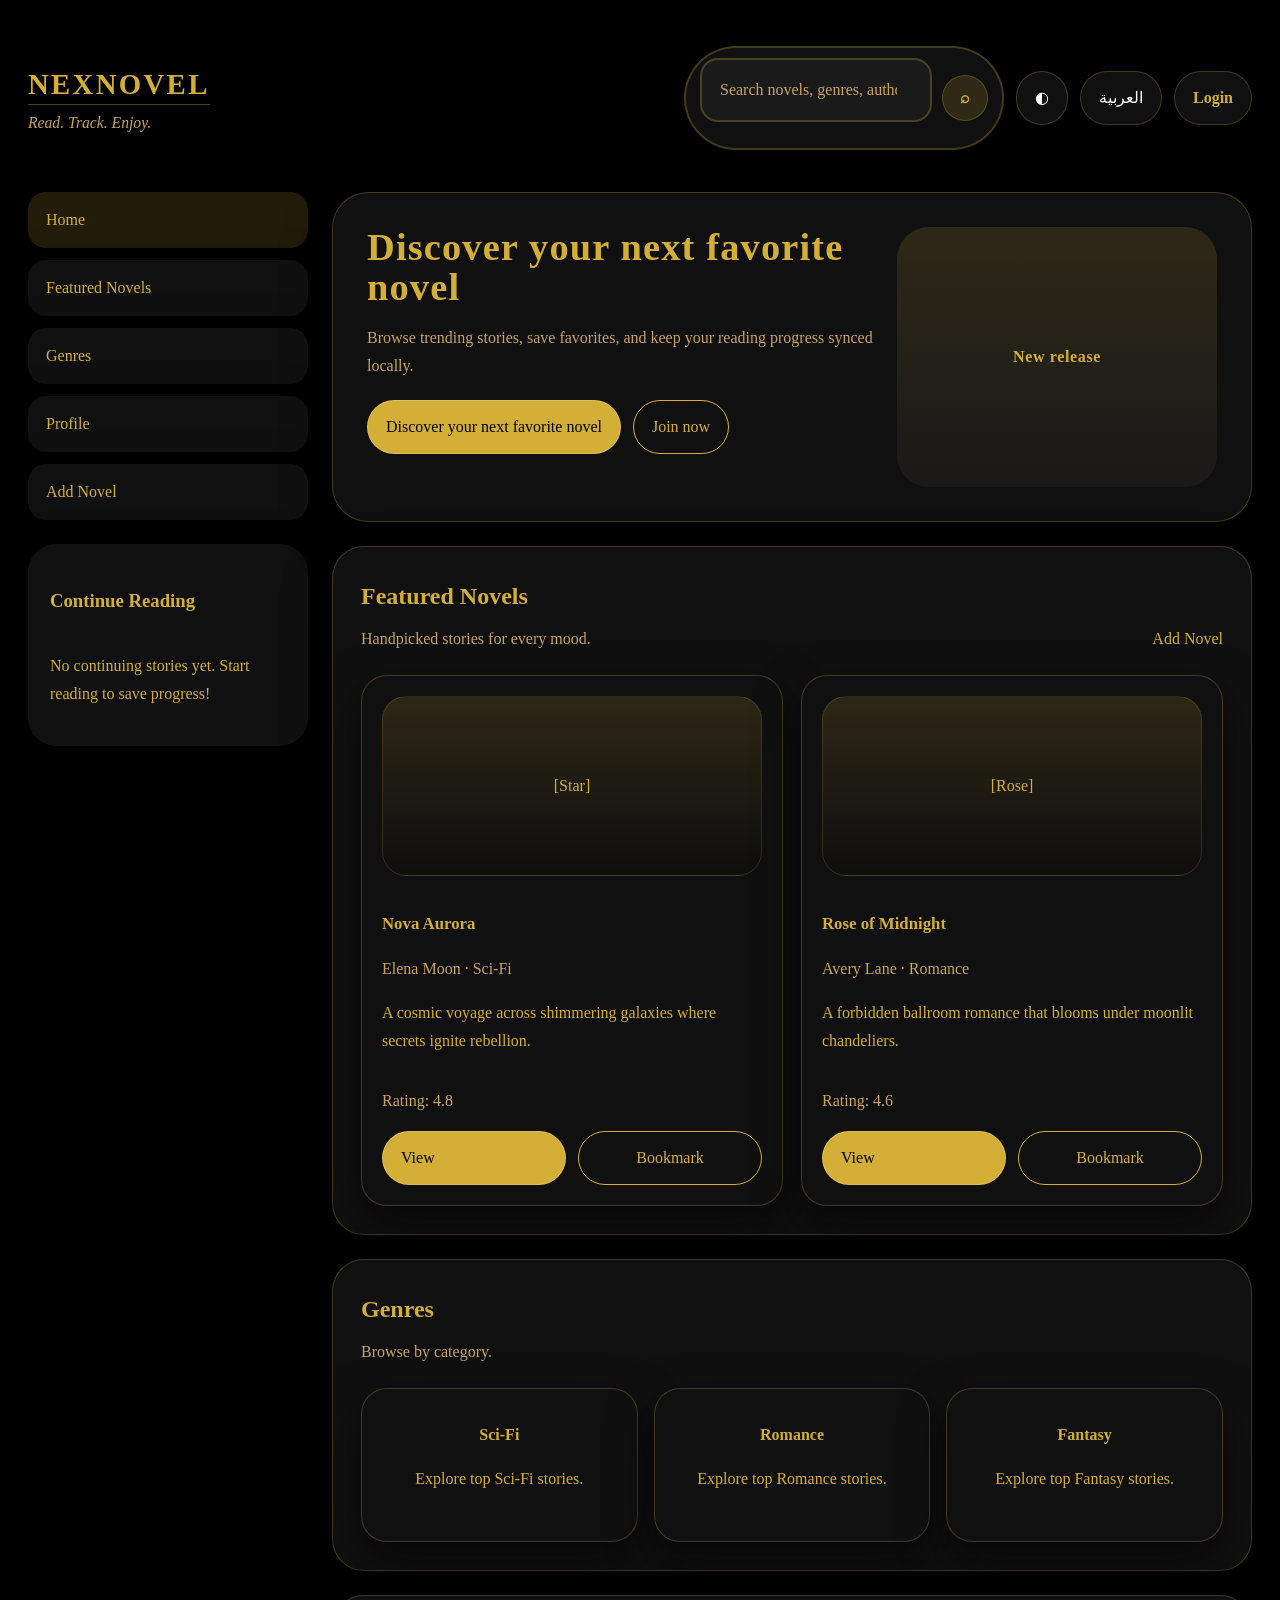
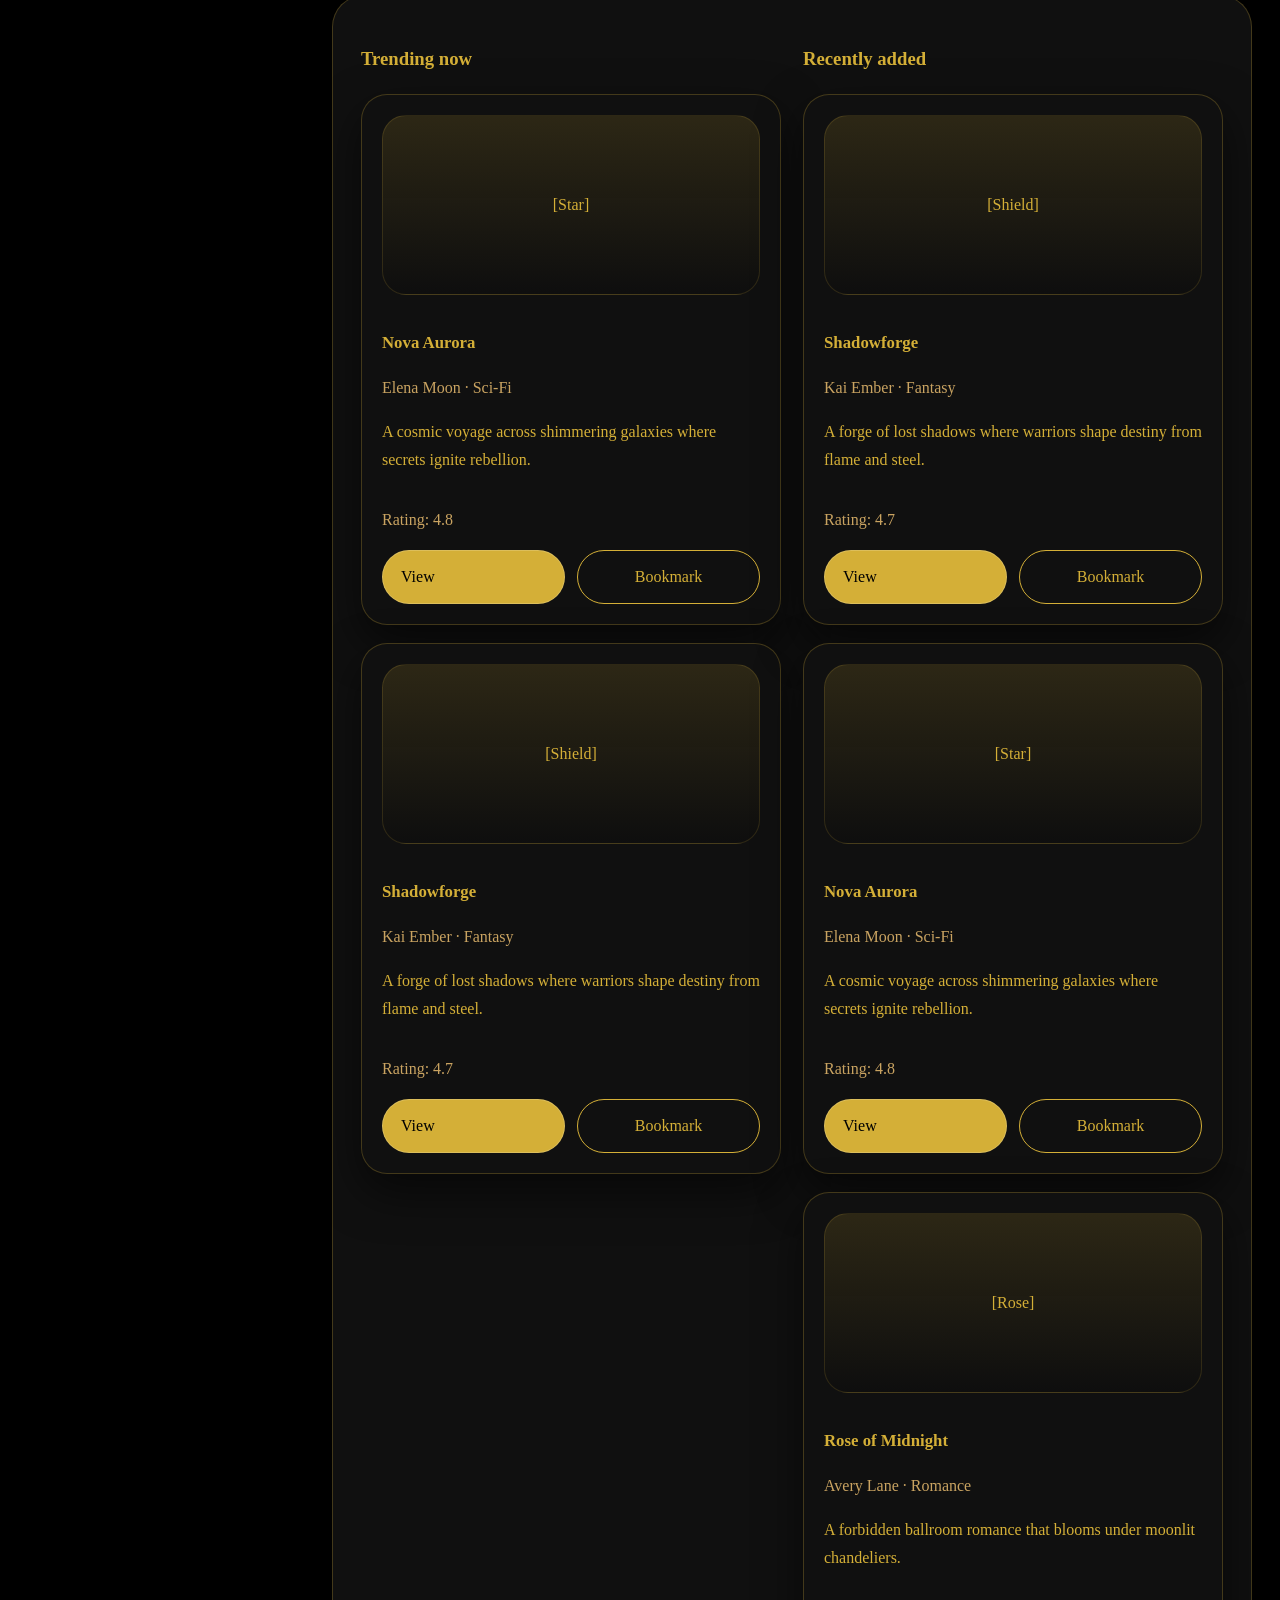
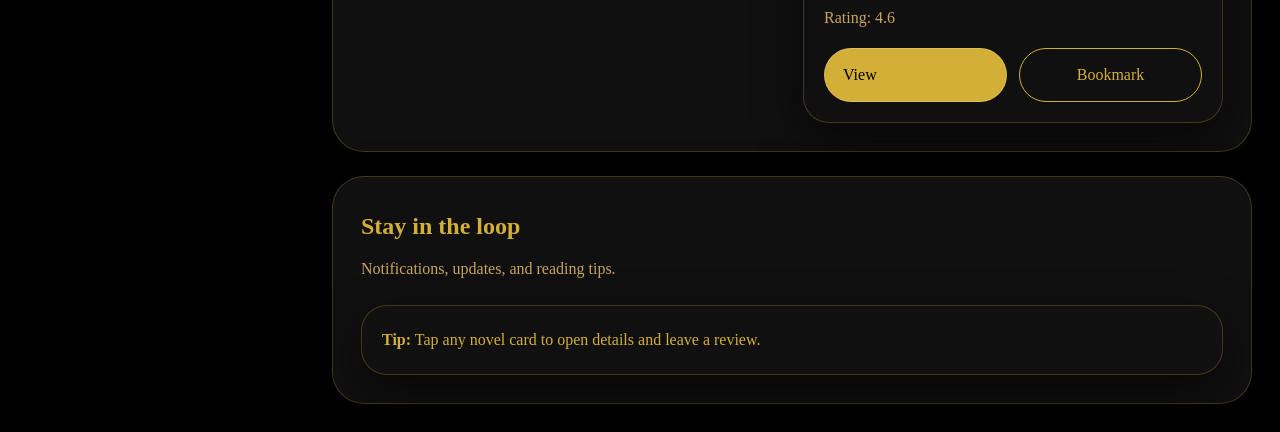
<file: index.html>
<!DOCTYPE html>
<html lang="en">
<head>
  <meta charset="UTF-8" />
  <meta name="viewport" content="width=device-width, initial-scale=1.0" />
  <title>NexNovel | Reading Hub</title>
  <link rel="icon" href="photo/logo.jpg" />
  <link rel="stylesheet" href="style.css"/>
</head>
<body id="home-page">
  <div class="app-shell">
    <header class="topbar">
      <div class="brand">
          <a href="index.html" data-i18n="brand">NexNovel</a>
          <span class="tagline" data-i18n="tagline">Read. Track. Enjoy.</span>
      </div>

      <div class="header-actions">
        <div class="search-group">
          <input id="searchInput" type="search" data-i18n="searchPlaceholder" aria-label="Search novels" />
          <button id="searchButton" class="icon-btn" aria-label="Search">
            ⌕
          </button>
        </div>
        <button id="themeToggle" class="icon-btn" aria-label="Toggle dark mode"></button>
        <button id="langToggle" class="icon-btn" aria-label="Toggle language"></button>
        <a id="authButton" class="nav-btn" href="pages/login.html">Login</a>
      </div>
    </header>

    <aside class="sidebar">
      <nav>
        <a class="nav-link active" href="index.html" data-i18n="home">Home</a>
        <a class="nav-link" href="#featured" data-i18n="featured">Featured</a>
        <a class="nav-link" href="#categories" data-i18n="genres">Genres</a>
        <a class="nav-link" href="pages/profile.html" data-i18n="profile">Profile</a>
        <a class="nav-link" href="pages/add-novel.html" data-i18n="addNovel">Add Novel</a>
      </nav>

      <section class="sidebar-card">
        <h3 data-i18n="continue">Continue Reading</h3>
        <div id="continueList" class="continue-list"></div>
      </section>
    </aside>

    <main class="content">
      <section class="hero-card">
        <div>
          <h1 data-i18n="discover">Discover your next favorite novel</h1>
          <p data-i18n="heroDescription">Browse trending stories, save favorites, and keep your reading progress synced locally.</p>
          <div class="hero-actions">
            <a class="button primary" href="#featured" data-i18n="discover">Discover</a>
            <a class="button outline" href="pages/signup.html" data-i18n="joinNow">Join now</a>
          </div>
        </div>
        <div class="hero-visual">
          <div class="novel-preview" data-i18n="newRelease">New release</div>
        </div>
      </section>

      <section id="featured" class="section-block">
        <div class="section-header">
          <div>
            <h2 data-i18n="featured">Featured Novels</h2>
            <p data-i18n="handpicked">Handpicked stories for every mood.</p>
          </div>
          <a class="text-link" href="pages/add-novel.html" data-i18n="addNovel">Add Novel</a>
        </div>
        <div id="featuredGrid" class="card-grid"></div>
      </section>

      <section id="categories" class="section-block">
        <div class="section-header">
          <div>
            <h2 data-i18n="genres">Genres</h2>
            <p data-i18n="browseCategory">Browse by category.</p>
          </div>
        </div>
        <div class="genre-grid" id="genreGrid"></div>
      </section>

      <section class="section-block split-grid">
        <div>
          <h3 data-i18n="trendingNow">Trending now</h3>
          <div id="trendingGrid" class="card-grid"></div>
        </div>
        <div>
          <h3 data-i18n="recentlyAdded">Recently added</h3>
          <div id="recentGrid" class="card-grid"></div>
        </div>
      </section>

      <section class="section-block">
        <div class="section-header">
          <div>
            <h2 data-i18n="stayInLoop">Stay in the loop</h2>
            <p data-i18n="updatesTips">Notifications, updates, and reading tips.</p>
          </div>
        </div>
        <div class="toast-sample">
          <strong data-i18n="tip">Tip:</strong> <span data-i18n="tapReview">Tap any novel card to open details and leave a review.</span>
        </div>
      </section>
    </main>
  </div>

  <div id="toastContainer" class="toast-container"></div>

  <script src="script.js"></script>
</body>
</html>
</file>
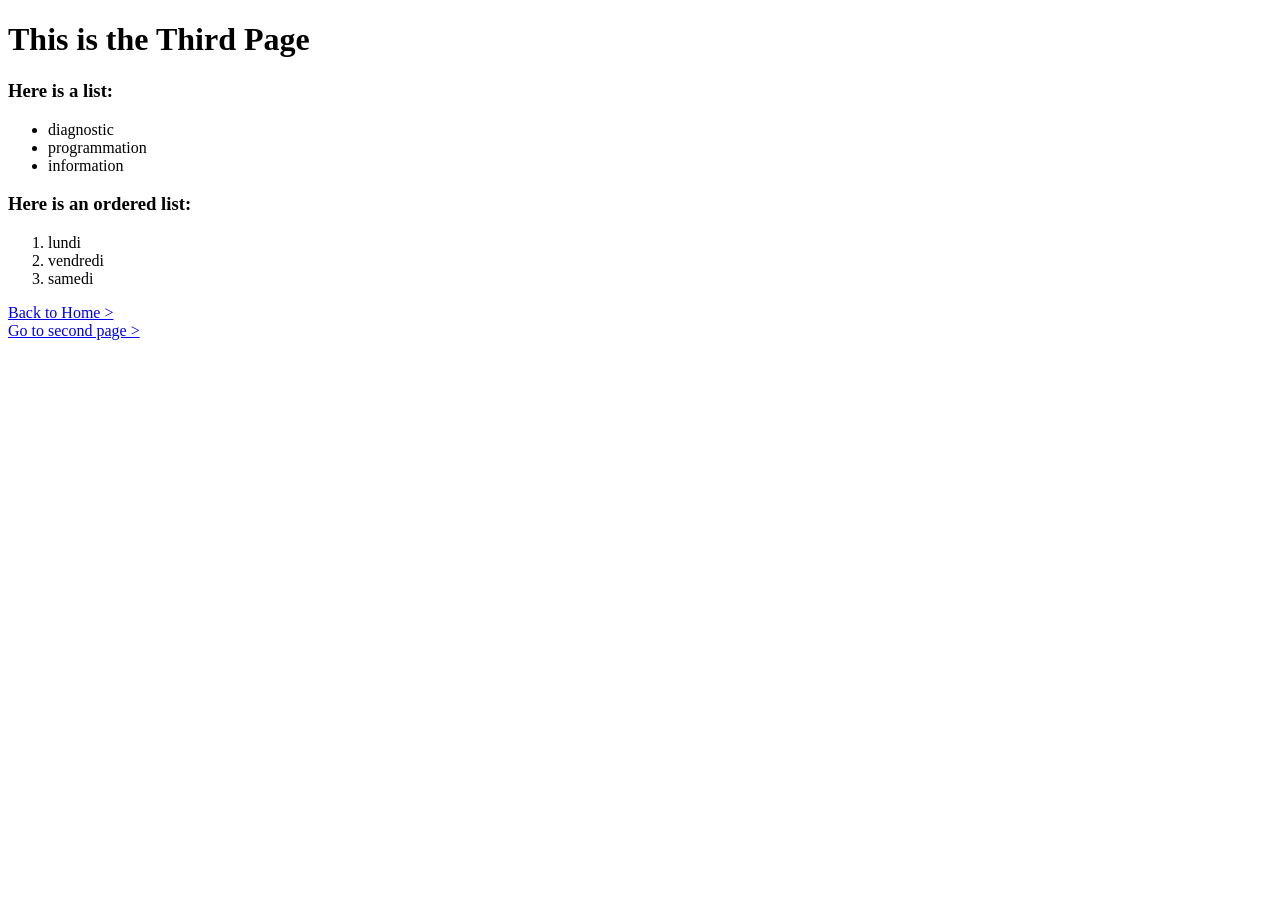
<file: page3.html>
<!DOCTYPE html>
<html lang="en">
<head>
    <meta charset="UTF-8">
    <meta name="viewport" content="width=device-width, initial-scale=1.0">
    <title>Page3</title>
</head>
<body>
    <h1>This is the Third Page</h1>
    <h3>Here is a list:</h3>
    <ul>
        <li>diagnostic</li>
        <li>programmation</li>
        <li>information</li>
    </ul>
    <h3>Here is an ordered list:</h3>
    <ol>
        <li>lundi</li>
        <li>vendredi</li>
        <li>samedi</li>
    </ol>
    <a href="index.html">Back to Home ></a><br>
    <a href="page2.html">Go to second page ></a>
</body>
</html>
</file>
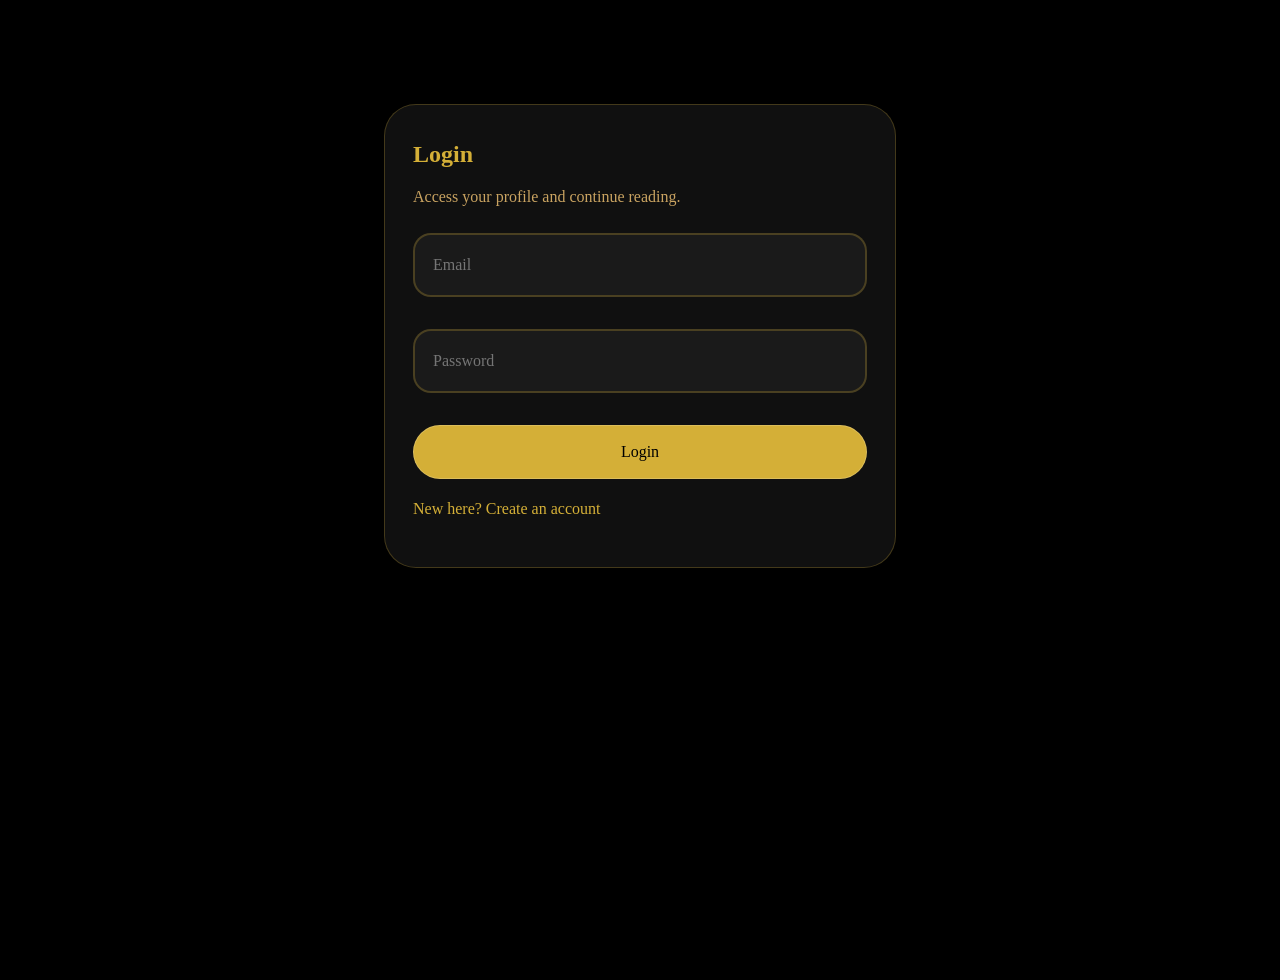
<file: pages/add-novel.html>
<!DOCTYPE html>
<html lang="en">
<head>
  <meta charset="UTF-8" />
  <meta name="viewport" content="width=device-width, initial-scale=1.0" />
  <title>Add Novel | NovelNest</title>
  <link rel="stylesheet" href="../style.css" />
</head>
<body id="add-novel-page">
  <div class="app-shell">
    <header class="topbar">
      <div class="brand"><a href="../index.html" data-i18n="brand">NexNovel</a></div>
      <div class="header-actions">
        <button id="themeToggle" class="icon-btn" aria-label="Toggle dark mode"></button>
        <button id="langToggle" class="icon-btn" aria-label="Toggle language"></button>
        <a id="authButton" class="nav-btn" href="login.html">Login</a>
      </div>
    </header>

    <aside class="sidebar">
      <nav>
        <a class="nav-link" href="../index.html" data-i18n="home">Home</a>
        <a class="nav-link" href="profile.html" data-i18n="profile">Profile</a>
        <a class="nav-link active" href="#addForm" data-i18n="addNovel">Add Novel</a>
      </nav>
      <section class="sidebar-card">
        <h3 data-i18n="myNovels">Your Novels</h3>
        <p data-i18n="createEditManage">Create, edit and manage your own novels here.</p>
      </section>
    </aside>

    <main class="content">
      <section class="section-block" id="addForm">
        <div class="section-header"><div><h2 data-i18n="addNovel">Add New Novel</h2><p data-i18n="createStory">Create a new story for the community.</p></div></div>
        <form id="novelForm" class="auth-form" style="max-width: 600px;">
          <input type="hidden" name="novelId" />
          <div class="input-grid">
            <input name="title" type="text" data-i18n="novelTitle" placeholder="Novel Title" required />
            <input name="author" type="text" data-i18n="authorName" placeholder="Author Name" required />
            <input name="genre" type="text" data-i18n="genreLabel" placeholder="Genre" required />
            <input name="published" type="text" data-i18n="publishedYear" placeholder="Published Year" required />
          </div>
          <textarea name="description" rows="4" data-i18n="novelDescription" placeholder="Novel Description" required></textarea>
          <textarea name="content" rows="8" data-i18n="chapterContent" placeholder="Chapter 1 Content" required></textarea>
          <button class="button primary" type="submit" data-i18n="saveNovelButton">Save Novel</button>
        </form>
      </section>

      <section class="section-block">
        <div class="section-header"><div><h2 data-i18n="myNovels">Your Novels</h2><p data-i18n="editDeleteEntries">Edit or delete your own novels.</p></div></div>
        <div id="userNovelsList" class="card-grid"></div>
      </section>
    </main>
  </div>

  <div id="toastContainer" class="toast-container"></div>
  <script src="../script.js"></script>
</body>
</html>
</file>
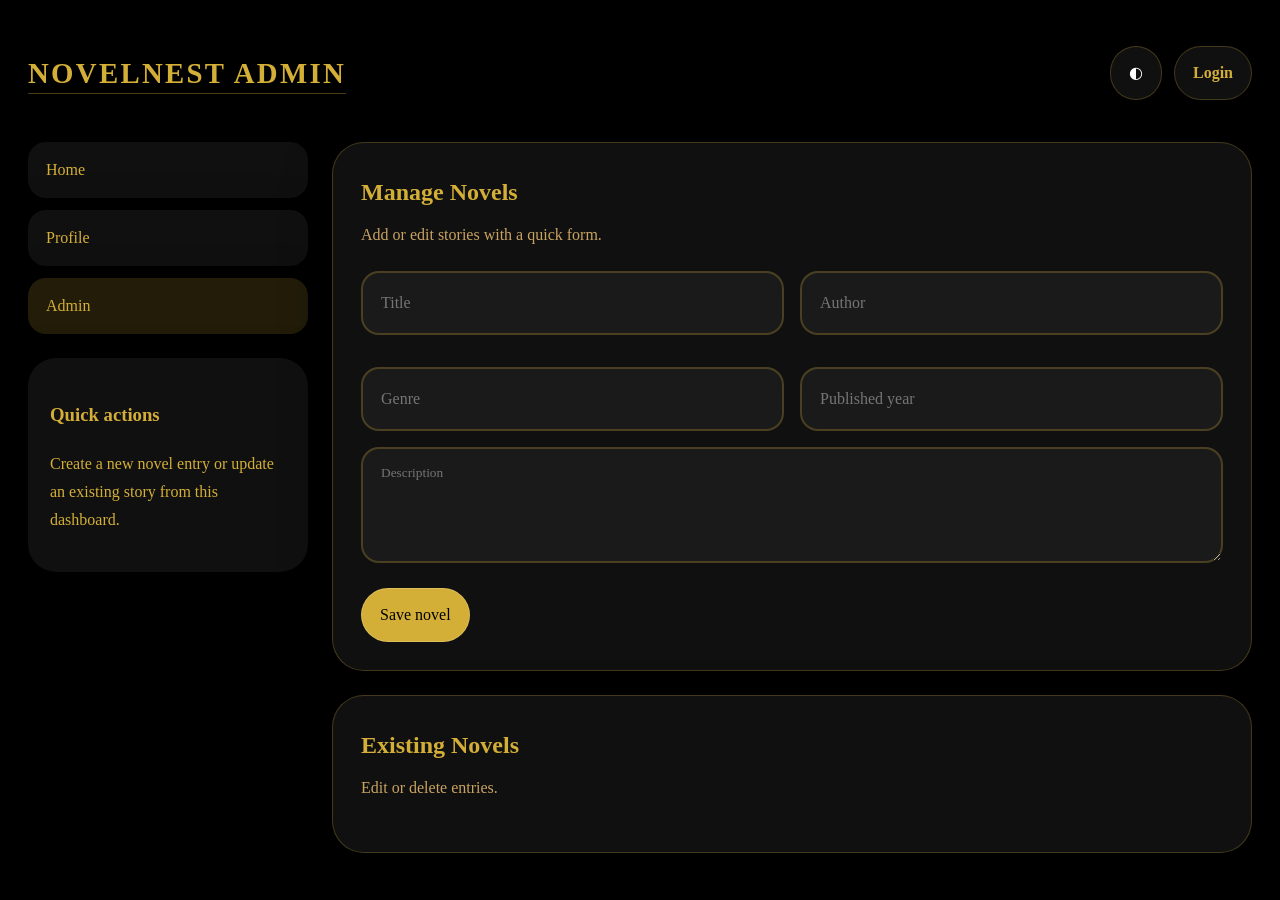
<file: pages/admin.html>
<!DOCTYPE html>
<html lang="en">
<head>
  <meta charset="UTF-8" />
  <meta name="viewport" content="width=device-width, initial-scale=1.0" />
  <title>Admin Dashboard | NovelNest</title>
  <link rel="stylesheet" href="../style.css" />
</head>
<body id="admin-page">
  <div class="app-shell">
    <header class="topbar">
      <div class="brand"><a href="../index.html" data-i18n="adminDashboard">NovelNest Admin</a></div>
      <div class="header-actions">
        <button id="themeToggle" class="icon-btn" aria-label="Toggle dark mode"></button>
        <a id="authButton" class="nav-btn" href="login.html">Login</a>
      </div>
    </header>

    <aside class="sidebar">
      <nav>
        <a class="nav-link" href="../index.html" data-i18n="home">Home</a>
        <a class="nav-link" href="../pages/profile.html" data-i18n="profile">Profile</a>
        <a class="nav-link active" href="#adminForm" data-i18n="adminTitle">Admin</a>
      </nav>
      <section class="sidebar-card">
        <h3 data-i18n="quickActions">Quick actions</h3>
        <p data-i18n="addOrEditStories">Create a new novel entry or update an existing story from this dashboard.</p>
      </section>
    </aside>

    <main class="content">
      <section class="section-block" id="adminForm">
        <div class="section-header"><div><h2 data-i18n="manageNovels">Manage Novels</h2><p data-i18n="addOrEditStories">Add or edit stories with a quick form.</p></div></div>
        <form id="adminFormElement">
          <input type="hidden" name="novelId" />
          <div class="input-grid">
            <input name="title" type="text" data-i18n="novelTitle" placeholder="Title" required />
            <input name="author" type="text" data-i18n="authorName" placeholder="Author" required />
            <input name="genre" type="text" data-i18n="genreLabel" placeholder="Genre" required />
            <input name="published" type="text" data-i18n="publishedYear" placeholder="Published year" required />
          </div>
          <textarea name="description" rows="5" data-i18n="novelDescription" placeholder="Description" required></textarea>
          <button class="button primary" type="submit" data-i18n="saveNovelButton">Save novel</button>
        </form>
      </section>
      <section class="section-block">
        <div class="section-header"><div><h2 data-i18n="existingNovels">Existing Novels</h2><p data-i18n="editDeleteEntries">Edit or delete entries.</p></div></div>
        <div id="adminList" class="card-grid"></div>
      </section>
    </main>
  </div>

  <div id="toastContainer" class="toast-container"></div>
  <script src="../script.js"></script>
</body>
</html>
</file>
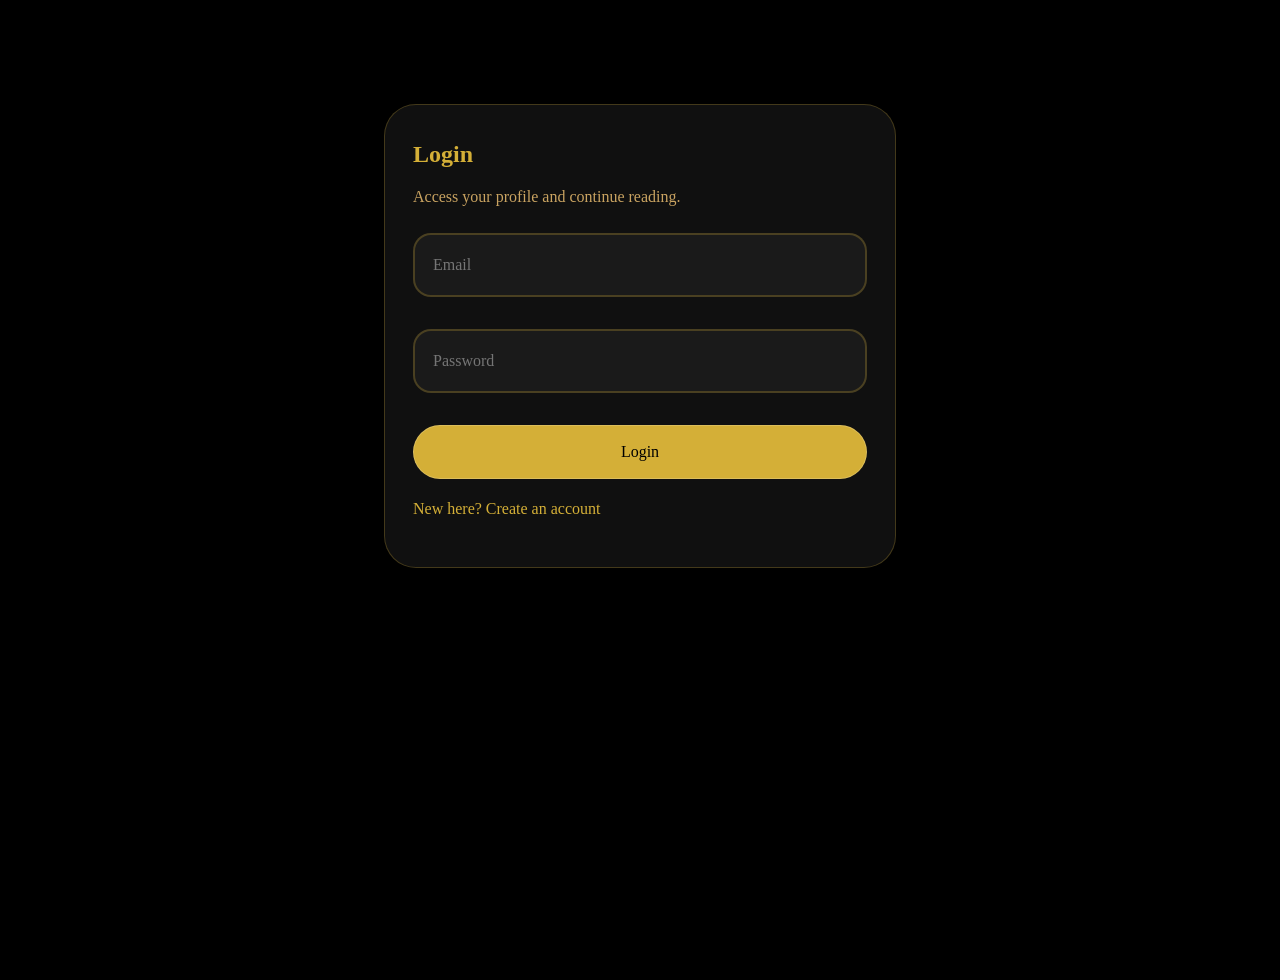
<file: pages/login.html>
<!DOCTYPE html>
<html lang="en">
<head>
  <meta charset="UTF-8" />
  <meta name="viewport" content="width=device-width, initial-scale=1.0" />
  <title>Login | NexNovel</title>
  <link rel="stylesheet" href="../style.css" />
</head>
<body id="login-page">
  <main class="content" style="max-width: 560px; margin: 80px auto; padding: 24px;">
    <section class="section-block">
      <div class="section-header"><div><h2 data-i18n="login">Login</h2><p data-i18n="loginComment">Access your profile and continue reading.</p></div></div>
      <form id="loginForm" class="auth-form">
        <input name="email" type="email" data-i18n="email" placeholder="Email" required />
        <input name="password" type="password" data-i18n="password" placeholder="Password" required />
        <button class="button primary" type="submit" data-i18n="login">Login</button>
      </form>
      <p><span data-i18n="newHere">New here?</span> <a class="text-link" href="signup.html" data-i18n="createAccount">Create an account</a></p>
    </section>
  </main>
  <div id="toastContainer" class="toast-container"></div>
  <script src="../script.js"></script>
</body>
</html>
</file>
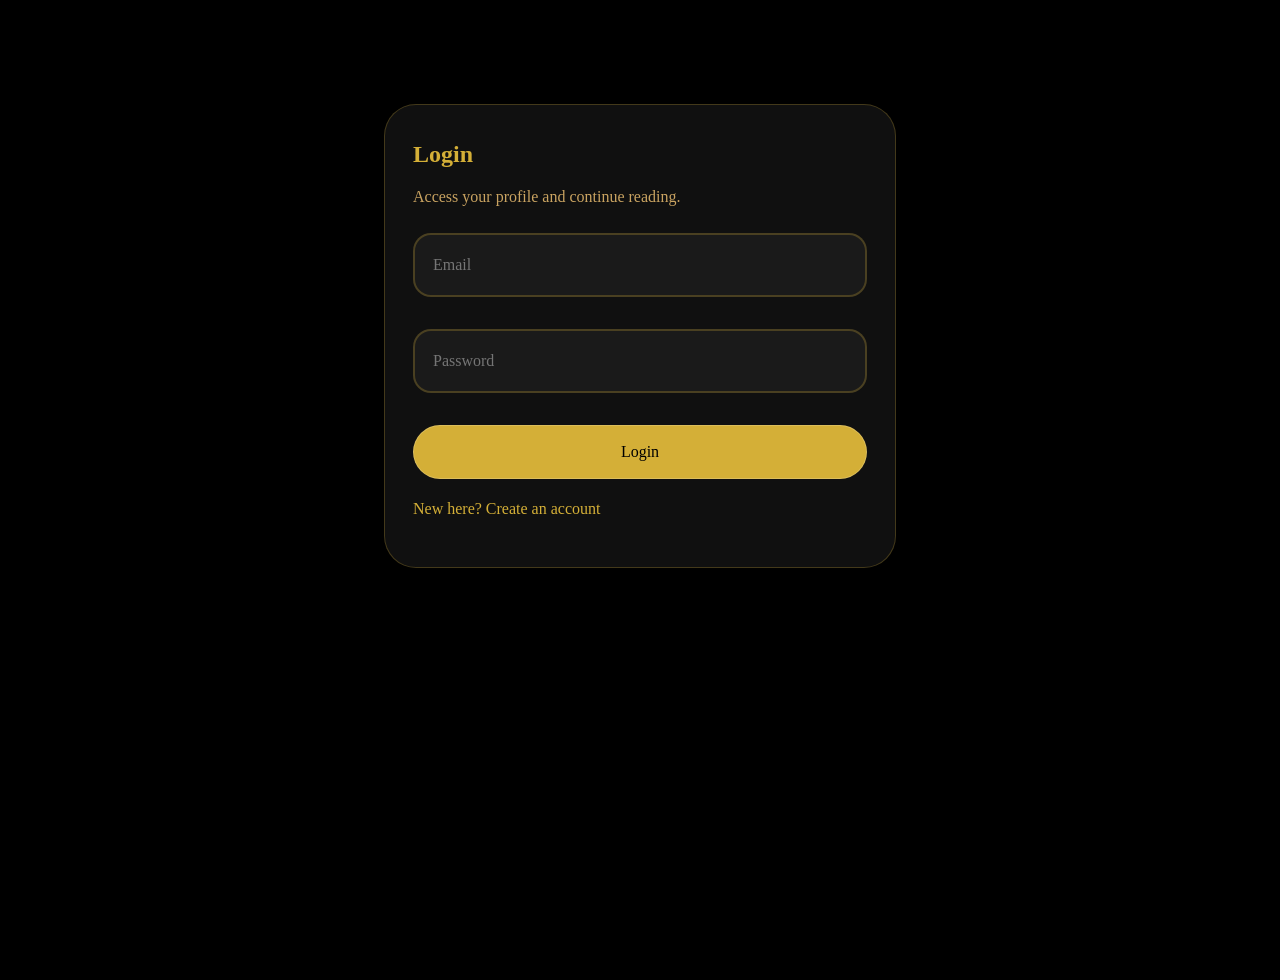
<file: pages/profile.html>
<!DOCTYPE html>
<html lang="en">
<head>
  <meta charset="UTF-8" />
  <meta name="viewport" content="width=device-width, initial-scale=1.0" />
  <title>User Profile | NovelNest</title>
  <link rel="stylesheet" href="../style.css" />
</head>
<body id="profile-page">
  <div class="app-shell">
    <header class="topbar">
      <div class="brand"><a href="../index.html" data-i18n="brand">NexNovel</a></div>
      <div class="header-actions">
        <button id="themeToggle" class="icon-btn" aria-label="Toggle dark mode"></button>
        <button id="langToggle" class="icon-btn" aria-label="Toggle language"></button>
        <a id="authButton" class="nav-btn" href="login.html">Login</a>
      </div>
    </header>

    <aside class="sidebar">
      <nav>
        <a class="nav-link" href="../index.html">Home</a>
        <a class="nav-link" href="novel-details.html">Details</a>
        <a class="nav-link active" href="#profileCard">Profile</a>
        <a class="nav-link" href="add-novel.html">Add Novel</a>
      </nav>
    </aside>

    <main class="content">
      <section class="section-block">
        <div id="profileCard"></div>
      </section>
      <section class="section-block">
        <div class="section-header"><div><h2>Favorites</h2><p>Your bookmarked novels.</p></div></div>
        <div id="favoritesList" class="card-grid"></div>
      </section>
    </main>
  </div>

  <div id="toastContainer" class="toast-container"></div>
  <script src="../script.js"></script>
</body>
</html>
</file>
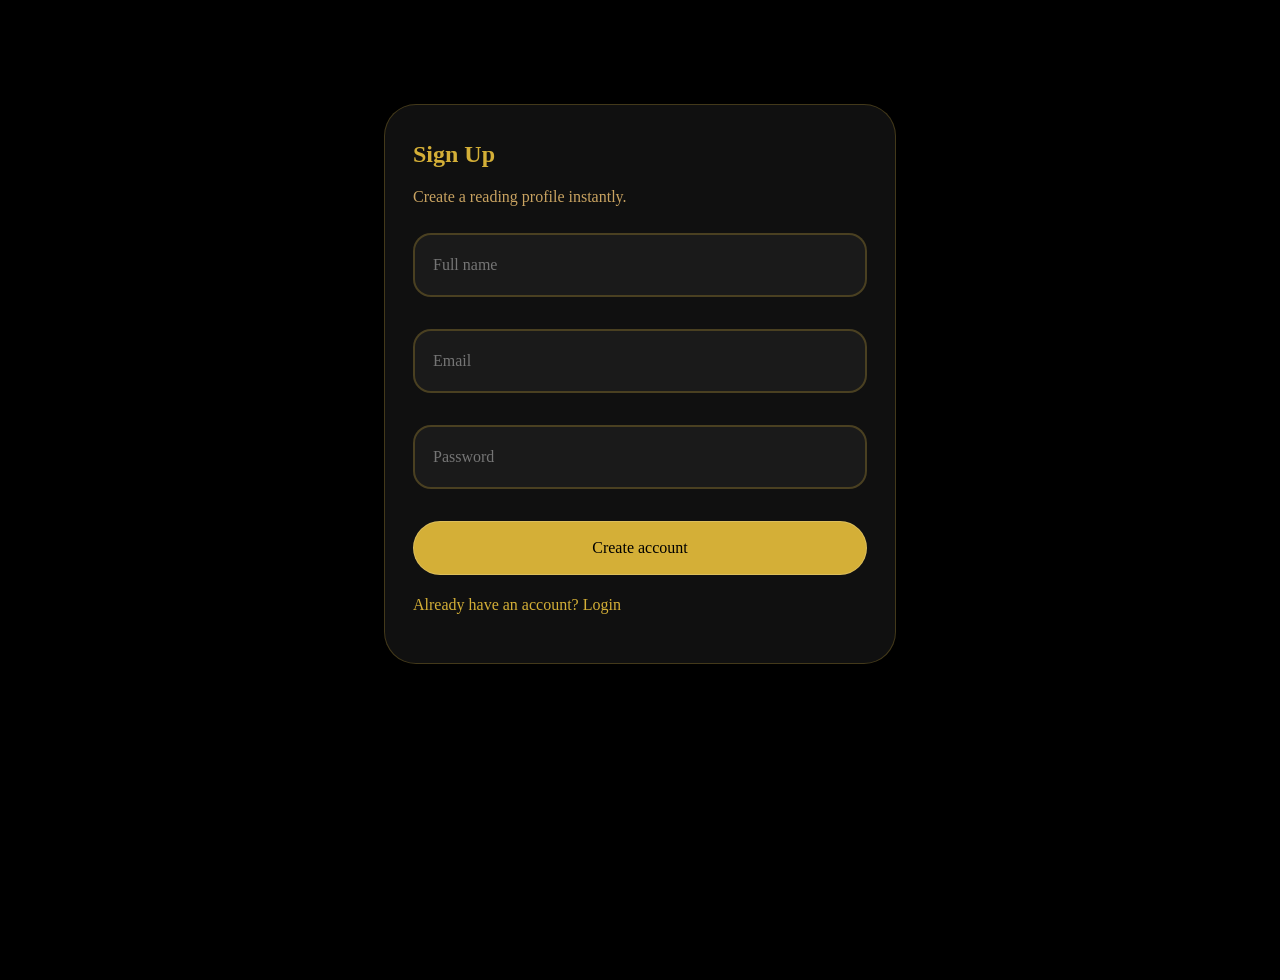
<file: pages/signup.html>
<!DOCTYPE html>
<html lang="en">
<head>
  <meta charset="UTF-8" />
  <meta name="viewport" content="width=device-width, initial-scale=1.0" />
  <title>Sign Up | NexNovel</title>
  <link rel="stylesheet" href="../style.css" />
</head>
<body id="signup-page">
  <main class="content" style="max-width: 560px; margin: 80px auto; padding: 24px;">
    <section class="section-block">
      <div class="section-header"><div><h2 data-i18n="signup">Sign Up</h2><p data-i18n="createStory">Create a reading profile instantly.</p></div></div>
      <form id="signupForm" class="auth-form">
        <input name="name" type="text" data-i18n="fullName" placeholder="Full name" required />
        <input name="email" type="email" data-i18n="email" placeholder="Email" required />
        <input name="password" type="password" data-i18n="password" placeholder="Password" required />
        <button class="button primary" type="submit" data-i18n="createAccountButton">Create account</button>
      </form>
      <p><span data-i18n="alreadyHaveAccount">Already have an account?</span> <a class="text-link" href="login.html" data-i18n="login">Login</a></p>
    </section>
  </main>
  <div id="toastContainer" class="toast-container"></div>
  <script src="../script.js"></script>
</body>
</html>
</file>
<file: style.css>
:root {
  color-scheme: dark;
  font-family: Georgia, 'Times New Roman', serif;
  line-height: 1.75;
  font-size: 16px;
  /* New palette: black, gold, white */
  --font-serif: Georgia, 'Times New Roman', serif;
  --bg: #000000; /* page background */
  --surface: #0f0f10; /* surface panels (very dark) */
  --surface-strong: #1a1a1a; /* slightly lighter panel */
  --text: #f7f7f7; /* primary text on dark bg */
  --muted: #c9b27c; /* muted/gold-ish */
  --primary: #d4af37; /* gold */
  --primary-soft: rgba(212,175,55,0.14);
  --accent: #ffd700;
  --border: rgba(212,175,55,0.22);
  --shadow: 0 12px 36px rgba(0, 0, 0, 0.5);
  --radius: 28px;
}

html {
  scroll-behavior: smooth;
}

body {
  margin: 0;
  min-height: 100vh;
  background: var(--bg);
  color: var(--text);
  font-family: var(--font-serif);
}

body.dark-theme {
  /* Dark mode: black background with gold text */
  --bg: #000000;
  --surface: #101010;
  --surface-strong: #1a1a1a;
  --text: #d4af37;
  --muted: #c9a361;
  --primary: #d4af37;
  --primary-soft: rgba(212,175,55,0.16);
  --accent: #ffd700;
  --border: rgba(212,175,55,0.26);
  --shadow: 0 18px 45px rgba(0, 0, 0, 0.55);
}

body.light-theme {
  /* Light mode: parchment-inspired paper with gold details */
  --bg: #fbf4e8;
  --surface: #f5eadf;
  --surface-strong: #efe1cc;
  --text: #1f1b16;
  --muted: #7f6b50;
  --primary: #ad8a39;
  --primary-soft: rgba(173,138,57,0.12);
  --accent: #b48327;
  --border: rgba(125,96,50,0.28);
  --shadow: 0 10px 28px rgba(31, 27, 22, 0.12);
}

* {
  box-sizing: border-box;
}

a {
  color: inherit;
  text-decoration: none;
}

img {
  max-width: 100%;
  display: block;
}

button,
input {
  font: inherit;
}

button {
  cursor: pointer;
}

.app-shell {
  display: grid;
  grid-template-columns: 280px 1fr;
  gap: 24px;
  max-width: 1440px;
  margin: 0 auto;
  padding: 28px;
}

.topbar {
  grid-column: 1 / -1;
  display: flex;
  flex-wrap: wrap;
  justify-content: space-between;
  align-items: center;
  gap: 18px;
  padding: 18px 0;
}

.brand a {
  font-size: 1.8rem;
  font-weight: 700;
  letter-spacing: 0.08em;
  text-transform: uppercase;
  font-family: var(--font-serif);
  color: var(--primary);
  border-bottom: 1px solid rgba(212,175,55,0.35);
  padding-bottom: 4px;
}

.tagline {
  display: block;
  font-size: 0.98rem;
  color: var(--muted);
  font-style: italic;
}

.header-actions {
  display: flex;
  flex-wrap: wrap;
  align-items: center;
  gap: 12px;
}

.search-group {
  display: flex;
  gap: 10px;
  background: var(--surface);
  border: 2px solid var(--border);
  border-radius: 999px;
  padding: 10px 14px;
  align-items: center;
  transition: border-color 0.2s ease, box-shadow 0.2s ease;
}

.search-group:focus-within {
  border-color: var(--primary);
  box-shadow: 0 0 0 3px var(--primary-soft);
}

.search-group input {
  border: none;
  outline: none;
  background: transparent;
  flex: 1;
  min-width: 180px;
  color: var(--text);
  font-weight: 500;
  padding: 10px 8px;
  font-family: var(--font-serif);
}

.search-group input::placeholder {
  color: var(--muted);
}

.search-group button {
  min-width: 46px;
  height: 46px;
  padding: 0 14px;
  display: grid;
  place-items: center;
  background: var(--primary-soft);
  color: var(--primary);
  font-weight: 600;
  border-radius: 999px;
}

.search-group button:hover {
  background: var(--primary);
  color: white;
  transform: scale(1.05);
}

.icon-btn,
.nav-btn,
.button {
  border: 1px solid var(--border);
  border-radius: 999px;
  padding: 12px 18px;
  background: var(--surface);
  transition: transform 0.2s ease, background 0.2s ease, color 0.2s ease;
  font-family: var(--font-serif);
}

.icon-btn:hover,
.nav-btn:hover,
.button:hover {
  transform: translateY(-1px);
  background: var(--surface-strong);
}

.nav-btn {
  font-weight: 600;
}

.sidebar {
  display: flex;
  flex-direction: column;
  gap: 24px;
}

.sidebar nav {
  display: grid;
  gap: 12px;
}

.nav-link {
  display: block;
  padding: 14px 18px;
  border-radius: 18px;
  background: var(--surface);
  box-shadow: var(--shadow);
  color: var(--text);
}

.nav-link.active,
.nav-link:hover {
  background: var(--primary-soft);
  color: var(--primary);
}

.sidebar-card {
  padding: 22px;
  border-radius: 28px;
  background: var(--surface);
  box-shadow: var(--shadow);
}

.continue-list {
  display: grid;
  gap: 12px;
}

.continue-card {
  padding: 14px 16px;
  border-radius: 18px;
  background: var(--bg);
  border: 1px solid var(--border);
}

.content {
  display: flex;
  flex-direction: column;
  gap: 24px;
}

.hero-card {
  display: grid;
  grid-template-columns: 1fr 320px;
  gap: 24px;
  padding: 34px;
  border-radius: 36px;
  background: var(--surface);
  border: 1px solid var(--border);
  box-shadow: var(--shadow);
}

.hero-card h1 {
  font-size: clamp(2rem, 3vw, 3.4rem);
  margin: 0;
  letter-spacing: 0.03em;
  line-height: 1.05;
}

.hero-card p {
  max-width: 42rem;
  color: var(--muted);
}

.hero-actions {
  display: flex;
  gap: 12px;
  flex-wrap: wrap;
  margin-top: 20px;
}

.button.primary {
  background: var(--primary);
  color: var(--bg);
  border: 1px solid rgba(255,255,255,0.18);
}

.button.outline {
  background: transparent;
  border: 1px solid var(--primary);
  color: var(--primary);
}

.hero-visual {
  display: grid;
  place-items: center;
}

.novel-preview {
  width: 100%;
  min-height: 260px;
  border-radius: 32px;
  background: linear-gradient(180deg, rgba(212,175,55,0.15) 0%, rgba(255,255,255,0.04) 100%);
  color: var(--text);
  display: grid;
  place-items: center;
  font-weight: 700;
  letter-spacing: 0.04em;
}

.section-block {
  padding: 28px;
  border-radius: 32px;
  background: var(--surface);
  border: 1px solid var(--border);
  box-shadow: var(--shadow);
}

.section-header {
  display: flex;
  justify-content: space-between;
  align-items: flex-end;
  gap: 18px;
  margin-bottom: 22px;
}

.section-header h2,
.section-header h3 {
  margin: 0;
}

.section-header p {
  margin: 8px 0 0;
  color: var(--muted);
}

.card-grid {
  display: grid;
  grid-template-columns: repeat(auto-fit, minmax(220px, 1fr));
  gap: 18px;
}

.novel-card,
.genre-card,
.toast-sample {
  border-radius: 26px;
  background: var(--surface);
  padding: 20px;
  border: 1px solid var(--border);
  box-shadow: var(--shadow);
}

.novel-card {
  display: grid;
  gap: 16px;
}

.novel-card .cover {
  width: 100%;
  min-height: 180px;
  border-radius: 24px;
  background: linear-gradient(180deg, rgba(212,175,55,0.15), rgba(0,0,0,0.1));
  display: grid;
  place-items: center;
  color: var(--text);
  border: 1px solid rgba(212,175,55,0.16);
}

.novel-title {
  font-size: 1.05rem;
  font-weight: 700;
}

.novel-meta {
  display: flex;
  justify-content: space-between;
  align-items: center;
  color: var(--muted);
}

.novel-actions {
  display: flex;
  justify-content: space-between;
  align-items: center;
  gap: 12px;
}

.novel-actions button,
.novel-actions a {
  flex: 1;
}

.genre-grid {
  display: grid;
  grid-template-columns: repeat(auto-fit, minmax(140px, 1fr));
  gap: 16px;
}

.genre-card {
  padding: 32px 20px;
  text-align: center;
}

.genre-card h4 {
  margin: 0 0 10px;
}

.split-grid {
  display: grid;
  grid-template-columns: 1fr 1fr;
  gap: 22px;
}

.text-link {
  color: var(--primary);
}

.toast-container {
  position: fixed;
  bottom: 26px;
  right: 26px;
  display: grid;
  gap: 12px;
  z-index: 100;
}

.toast {
  min-width: 260px;
  padding: 16px 18px;
  border-radius: 20px;
  background: var(--surface);
  border: 1px solid var(--border);
  box-shadow: var(--shadow);
}

input[type="text"],
input[type="email"],
input[type="search"],
input[type="password"],
textarea {
  width: 100%;
  border: 2px solid var(--border);
  border-radius: 18px;
  padding: 16px 18px;
  background: var(--surface-strong);
  color: var(--text);
  margin-bottom: 16px;
  transition: border-color 0.2s ease, box-shadow 0.2s ease;
  font-family: var(--font-serif);
}

input[type="text"]:focus,
input[type="email"]:focus,
input[type="search"]:focus,
input[type="password"]:focus,
textarea:focus {
  outline: none;
  border-color: var(--primary);
  box-shadow: 0 0 0 3px var(--primary-soft);
}

textarea {
  resize: vertical;
}

.form-message {
  margin: 0;
  font-size: 0.95rem;
}

.muted {
  color: var(--muted);
}

.auth-form,
.comment-form {
  display: grid;
  gap: 16px;
}

.comment-card {
  padding: 18px;
  border-radius: 22px;
  background: var(--bg);
  border: 1px solid var(--border);
}

.input-grid {
  display: grid;
  grid-template-columns: repeat(2, minmax(0, 1fr));
  gap: 16px;
}

.admin-card {
  gap: 12px;
}

.rating-stars {
  display: inline-flex;
  gap: 6px;
  margin-top: 8px;
}

.star-btn {
  border: none;
  background: transparent;
  font-size: 1.2rem;
  cursor: pointer;
  color: var(--primary);
}

.pagination-bar {
  display: flex;
  gap: 10px;
  margin-top: 20px;
  flex-wrap: wrap;
}

.pagination-link {
  padding: 10px 14px;
  border-radius: 999px;
  background: var(--surface);
  border: 1px solid var(--border);
  color: var(--text);
}

.pagination-link.active,
.pagination-link:hover {
  background: var(--primary);
  color: white;
  border-color: transparent;
}

.detail-hero {
  display: grid;
  grid-template-columns: 220px 1fr;
  gap: 24px;
  align-items: start;
}

.cover-large {
  width: 220px;
  height: 260px;
  border-radius: 32px;
  display: grid;
  place-items: center;
  background: radial-gradient(circle at top, #7e7bff, #4340d1);
  color: white;
  font-size: 3rem;
}

.detail-actions {
  display: flex;
  gap: 14px;
  flex-wrap: wrap;
  margin-top: 18px;
}

.rating-display,
.chapter-meta {
  color: var(--muted);
  margin-top: 18px;
}

.chapter-list {
  margin-top: 32px;
}

.chapter-text {
  padding: 28px;
  border-radius: 30px;
  background: var(--bg);
  border: 1px solid var(--border);
  color: var(--text);
  margin-bottom: 24px;
  white-space: pre-line;
}

.reading-progress {
  display: grid;
  gap: 8px;
  margin-bottom: 24px;
}

@media (max-width: 860px) {
  .detail-hero,
  .input-grid {
    grid-template-columns: 1fr;
  }
}

@media (max-width: 1120px) {
  .app-shell {
    grid-template-columns: 1fr;
    padding: 20px;
  }

  .sidebar {
    order: 2;
  }
}

@media (max-width: 860px) {
  .hero-card {
    grid-template-columns: 1fr;
  }

  .split-grid {
    grid-template-columns: 1fr;
  }
}

@media (max-width: 640px) {
  .search-group {
    min-width: 0;
    width: 100%;
  }

  .topbar {
    padding-bottom: 12px;
  }

  .sidebar {
    display: none;
  }

  .app-shell {
    padding: 16px;
  }
}

.skeleton {
  position: relative;
  overflow: hidden;
  background: linear-gradient(90deg, rgba(255,255,255,0.2), rgba(255,255,255,0.35), rgba(255,255,255,0.2));
  animation: pulse 1.6s ease-in-out infinite;
}

.skeleton-card {
  min-height: 120px;
  border-radius: 24px;
  background: var(--surface);
  border: 1px solid var(--border);
}

@keyframes pulse {
  0% { transform: translateX(-20px); }
  100% { transform: translateX(100%); }
}

body.ar-lang {
  direction: rtl;
  text-align: right;
}

body.ar-lang .app-shell {
  grid-template-columns: 1fr 280px;
}

body.ar-lang .topbar {
  flex-direction: row-reverse;
}

body.ar-lang .header-actions {
  flex-direction: row-reverse;
}

body.ar-lang .sidebar {
  order: 3;
}

body.ar-lang .search-group {
  flex-direction: row-reverse;
  padding-left: 16px;
  padding-right: 10px;
}

/* Mobile Responsiveness */
@media (max-width: 768px) {
  :root {
    font-size: 14px;
  }

  .app-shell {
    grid-template-columns: 1fr;
    gap: 16px;
    padding: 16px;
  }

  .topbar {
    flex-direction: column;
    align-items: flex-start;
    gap: 12px;
    padding: 12px 0;
  }

  .brand a {
    font-size: 1.4rem;
  }

  .header-actions {
    width: 100%;
    flex-direction: column;
    align-items: stretch;
  }

  .search-group {
    width: 100%;
    padding: 8px 12px;
  }

  .search-group input {
    min-width: 100px;
    font-size: 14px;
  }

  .search-group button {
    min-width: 40px;
    height: 40px;
    padding: 0 10px;
  }

  .sidebar {
    flex-direction: row;
    gap: 12px;
    overflow-x: auto;
  }

  .sidebar nav {
    display: flex;
    gap: 8px;
    flex-wrap: nowrap;
    min-width: max-content;
  }

  .sidebar-card {
    min-width: 200px;
  }

  .nav-link {
    padding: 10px 14px;
    font-size: 0.9rem;
  }

  .content {
    gap: 16px;
  }

  .hero-card {
    grid-template-columns: 1fr;
    padding: 20px;
    gap: 16px;
  }

  .hero-card h1 {
    font-size: 1.8rem;
  }

  .hero-actions {
    flex-direction: column;
  }

  .hero-actions a {
    width: 100%;
  }

  .novel-preview {
    min-height: 180px;
  }

  .section-block {
    padding: 16px;
  }

  .section-header {
    flex-direction: column;
    align-items: flex-start;
    gap: 12px;
    margin-bottom: 16px;
  }

  .card-grid {
    grid-template-columns: repeat(auto-fit, minmax(140px, 1fr));
    gap: 12px;
  }

  .novel-card .cover {
    min-height: 120px;
  }

  .genre-grid {
    grid-template-columns: repeat(auto-fit, minmax(100px, 1fr));
    gap: 12px;
  }

  .genre-card {
    padding: 16px 12px;
  }

  .split-grid {
    grid-template-columns: 1fr;
    gap: 16px;
  }

  .button,
  .icon-btn,
  .nav-btn {
    padding: 12px 16px;
    font-size: 0.95rem;
  }

  input[type="text"],
  input[type="email"],
  input[type="search"],
  input[type="password"],
  textarea {
    padding: 14px 12px;
    font-size: 16px;
  }

  .input-grid {
    grid-template-columns: 1fr;
    gap: 12px;
  }

  .detail-hero {
    flex-direction: column;
  }

  .cover-large {
    min-height: 200px;
  }

  .auth-form {
    gap: 12px;
  }

  .toast {
    min-width: 90vw;
    max-width: 280px;
  }
}

@media (max-width: 480px) {
  :root {
    font-size: 13px;
  }

  .app-shell {
    padding: 12px;
    gap: 12px;
  }

  .brand a {
    font-size: 1.2rem;
  }

  .tagline {
    font-size: 0.85rem;
  }

  .search-group input {
    min-width: 80px;
  }

  .hero-card h1 {
    font-size: 1.4rem;
  }

  .section-block {
    padding: 12px;
  }

  .card-grid {
    grid-template-columns: 1fr;
  }

  .novel-card .cover {
    min-height: 100px;
  }

  .genre-grid {
    grid-template-columns: repeat(2, 1fr);
  }

  .button,
  .nav-btn {
    padding: 10px 14px;
    font-size: 0.9rem;
  }

  input[type="text"],
  input[type="email"],
  input[type="search"],
  input[type="password"],
  textarea {
    padding: 12px 10px;
  }

  .section-header h2,
  .section-header h3 {
    font-size: 1.3rem;
  }

  .detail-actions {
    flex-direction: column;
  }

  .detail-actions a,
  .detail-actions button {
    width: 100%;
  }
}
</file>
